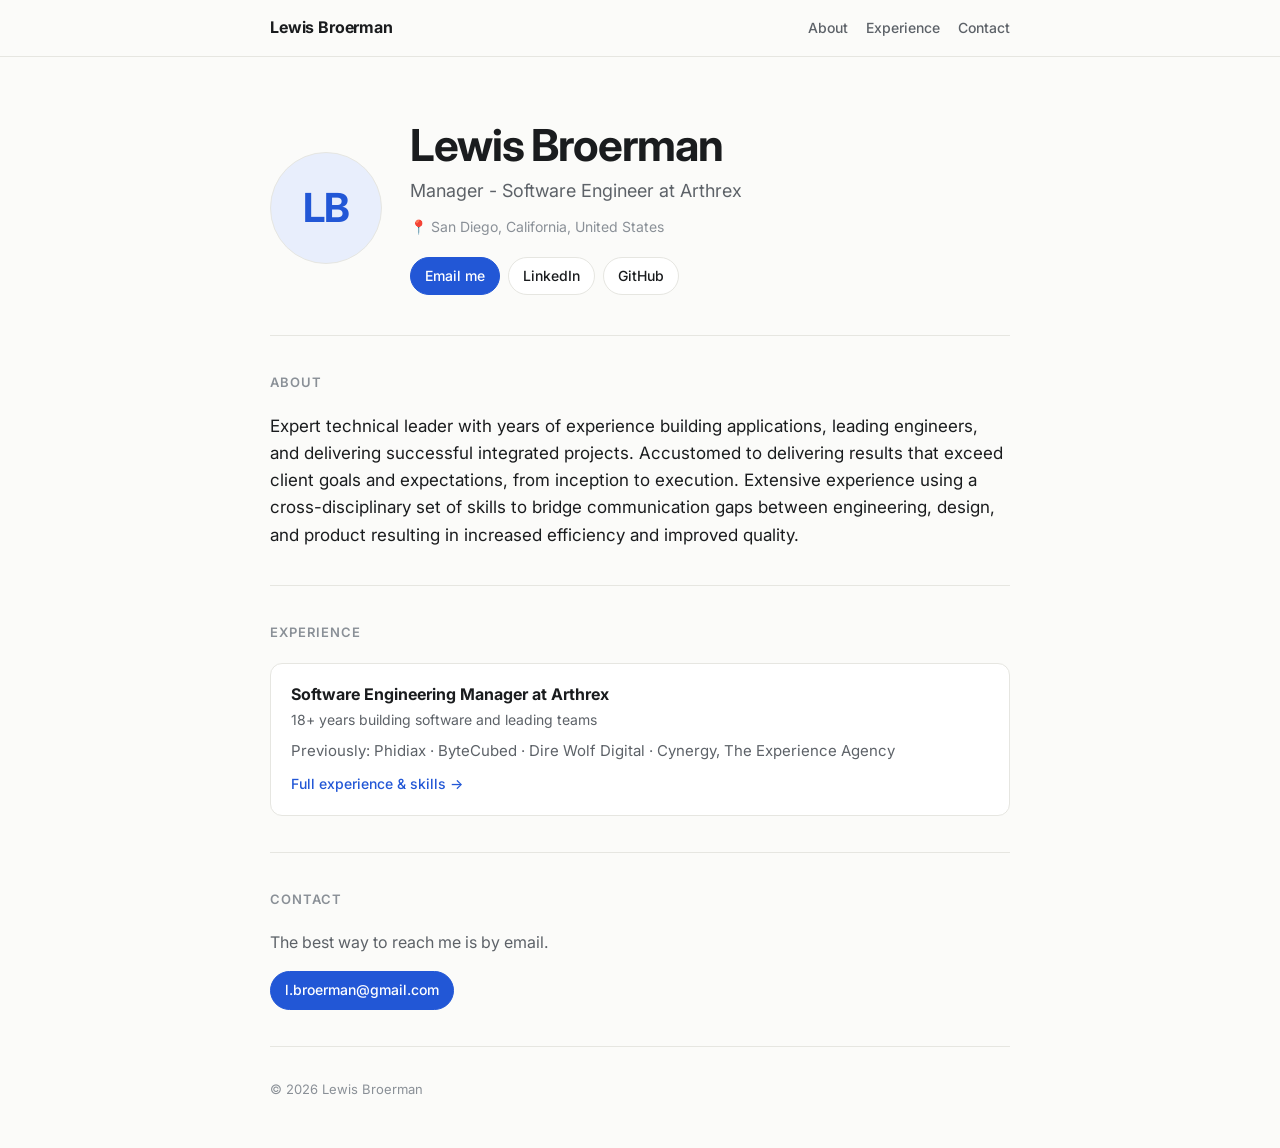
<file: site/index.html>
<!doctype html>
<html lang="en">
<head>
  <meta charset="utf-8">
  <meta name="viewport" content="width=device-width, initial-scale=1">
  <title>Lewis Broerman — Software Engineering Manager</title>
  <meta name="description" content="Lewis Broerman: software engineering manager in San Diego. Experience, projects and contact details.">
  <meta property="og:type" content="website">
  <meta property="og:url" content="https://lewisb.io/">
  <meta property="og:title" content="Lewis Broerman — Software Engineering Manager">
  <meta property="og:description" content="Lewis Broerman: software engineering manager in San Diego. Experience, projects and contact details.">
  <meta name="twitter:card" content="summary">
  <link rel="canonical" href="https://lewisb.io/">
  <link rel="icon" href="favicon.svg" type="image/svg+xml">
  <link rel="preconnect" href="https://fonts.googleapis.com">
  <link rel="preconnect" href="https://fonts.gstatic.com" crossorigin>
  <link href="https://fonts.googleapis.com/css2?family=Inter:wght@400;500;600;700&display=swap" rel="stylesheet">
  <link rel="stylesheet" href="styles.css">
  <script src="app.js" defer></script>
</head>
<body data-page="home">
  <header class="topbar">
    <div class="wrap topbar-inner">
      <a class="brand" href="#top" id="brand"></a>
      <nav id="nav" aria-label="Sections"></nav>
    </div>
  </header>

  <main id="top" class="wrap">
    <section class="hero" id="hero" aria-busy="true">
      <div class="avatar skeleton"></div>
      <div class="hero-text">
        <div class="skeleton line w60"></div>
        <div class="skeleton line w80"></div>
      </div>
    </section>
    <div id="sections"></div>
    <noscript><p>This site needs JavaScript to show its content.</p></noscript>
  </main>

  <footer class="wrap"><div class="footer" id="footer"></div></footer>
</body>
</html>
</file>
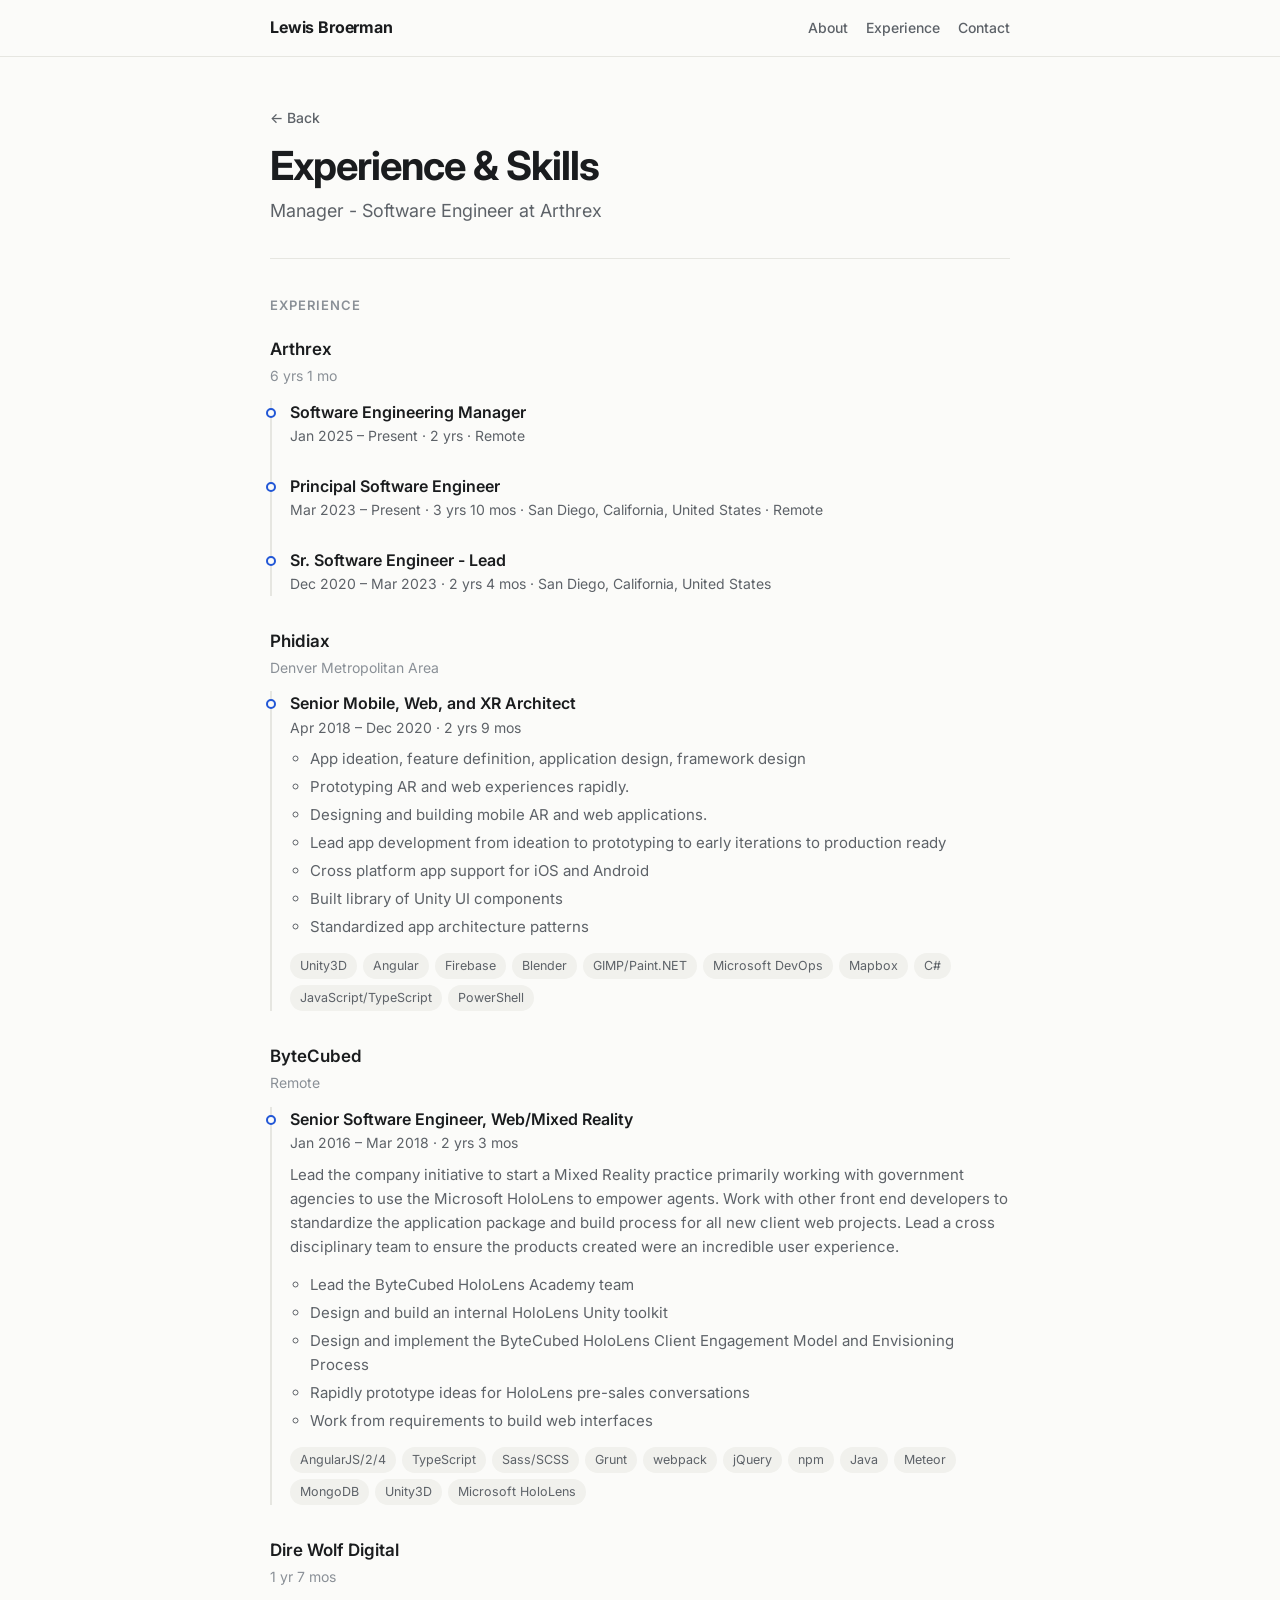
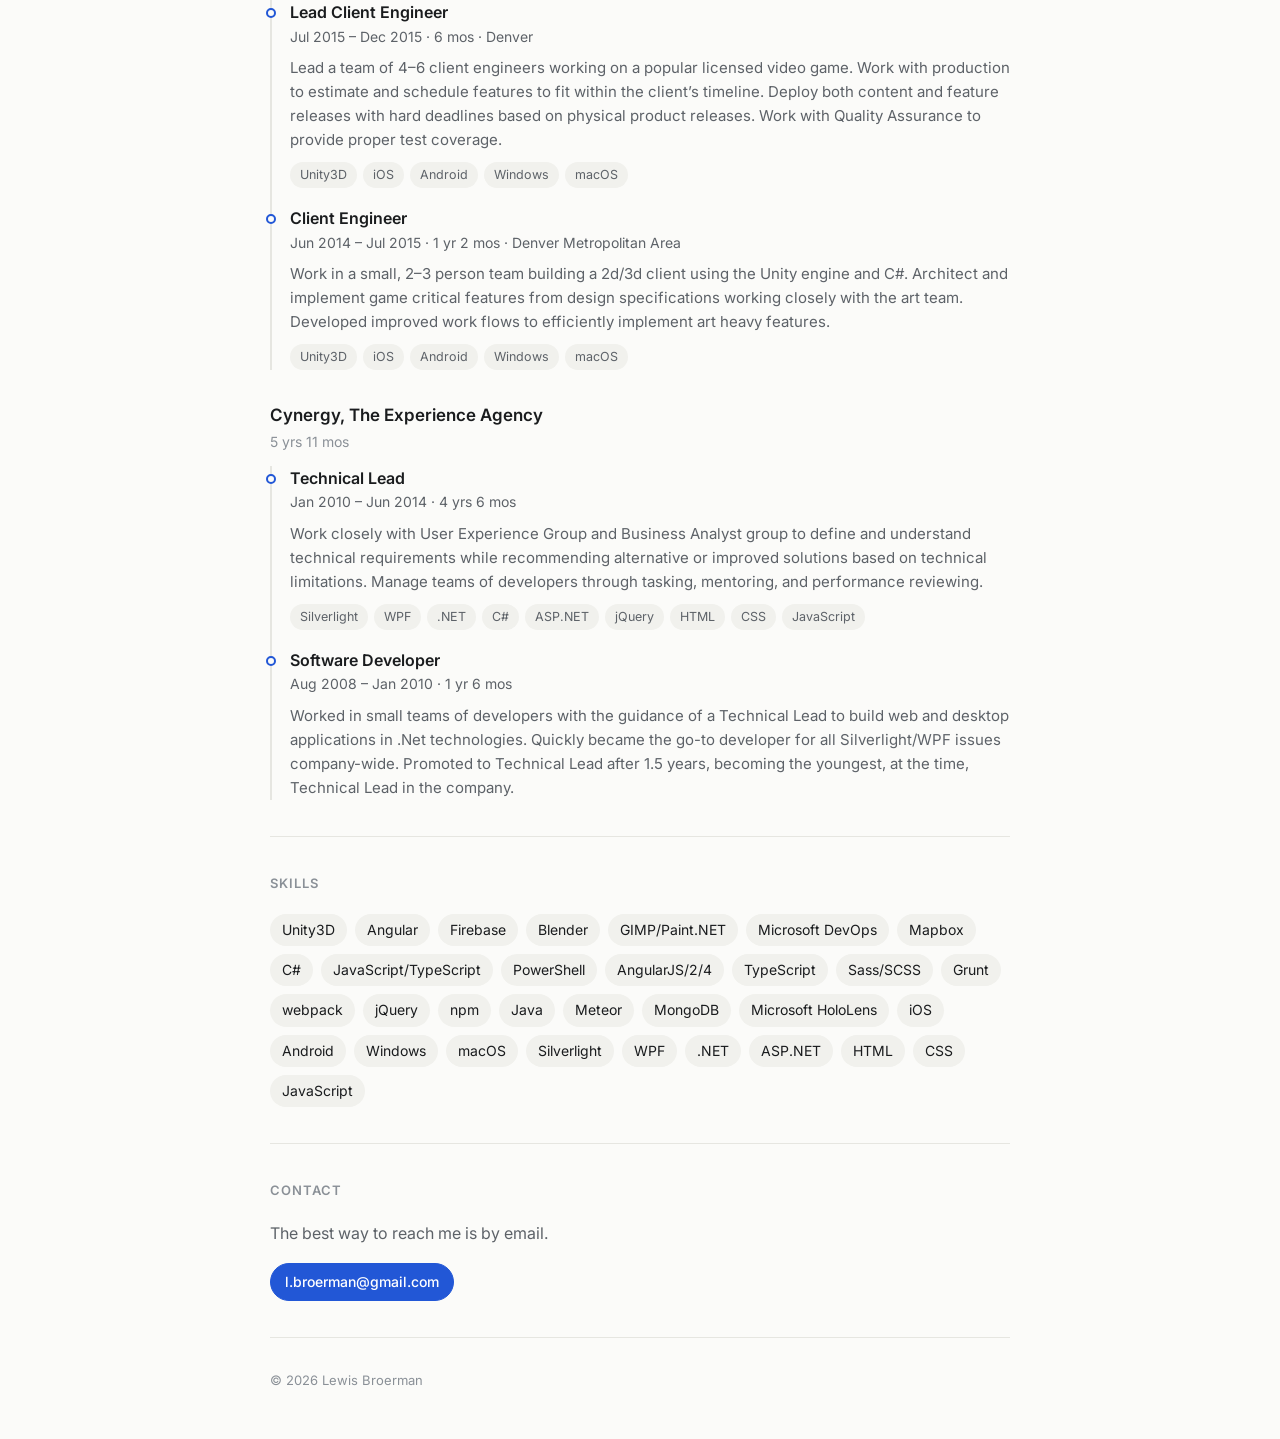
<file: site/experience/index.html>
<!doctype html>
<html lang="en">
<head>
  <meta charset="utf-8">
  <meta name="viewport" content="width=device-width, initial-scale=1">
  <title>Experience &amp; Skills — Lewis Broerman</title>
  <meta name="description" content="Lewis Broerman: software engineering manager in San Diego. Full work history and skills.">
  <meta property="og:type" content="website">
  <meta property="og:url" content="https://lewisb.io/experience/">
  <meta property="og:title" content="Experience &amp; Skills — Lewis Broerman">
  <meta property="og:description" content="Lewis Broerman: software engineering manager in San Diego. Full work history and skills.">
  <meta name="twitter:card" content="summary">
  <link rel="canonical" href="https://lewisb.io/experience/">
  <link rel="icon" href="../favicon.svg" type="image/svg+xml">
  <link rel="preconnect" href="https://fonts.googleapis.com">
  <link rel="preconnect" href="https://fonts.gstatic.com" crossorigin>
  <link href="https://fonts.googleapis.com/css2?family=Inter:wght@400;500;600;700&display=swap" rel="stylesheet">
  <link rel="stylesheet" href="../styles.css">
  <script src="../app.js" defer></script>
</head>
<body data-page="experience" data-root="../">
  <header class="topbar">
    <div class="wrap topbar-inner">
      <a class="brand" href="#top" id="brand"></a>
      <nav id="nav" aria-label="Sections"></nav>
    </div>
  </header>

  <main id="top" class="wrap">
    <section class="hero" id="hero" aria-busy="true">
      <div class="avatar skeleton"></div>
      <div class="hero-text">
        <div class="skeleton line w60"></div>
        <div class="skeleton line w80"></div>
      </div>
    </section>
    <div id="sections"></div>
    <noscript><p>This site needs JavaScript to show its content.</p></noscript>
  </main>

  <footer class="wrap"><div class="footer" id="footer"></div></footer>
</body>
</html>
</file>
<file: site/styles.css>
:root {
  --bg: #fbfbf9;
  --surface: #ffffff;
  --text: #1a1c1e;
  --muted: #5d6268;
  --faint: #8a9097;
  --line: #e6e6e1;
  --accent: #2257d6;
  --accent-soft: #e8eefc;
  --chip: #f1f1ed;
  --radius: 12px;
  --font: "Inter", system-ui, -apple-system, "Segoe UI", Roboto, sans-serif;
  color-scheme: light;
}

@media (prefers-color-scheme: dark) {
  :root {
    --bg: #111315;
    --surface: #181b1e;
    --text: #e8eaed;
    --muted: #a2a8ae;
    --faint: #737a81;
    --line: #2a2e33;
    --accent: #7ea2ff;
    --accent-soft: #1e2840;
    --chip: #22262a;
    color-scheme: dark;
  }
}

*, *::before, *::after { box-sizing: border-box; }

html { scroll-behavior: smooth; scroll-padding-top: 72px; }

body {
  margin: 0;
  background: var(--bg);
  color: var(--text);
  font-family: var(--font);
  font-size: 16px;
  line-height: 1.6;
  -webkit-font-smoothing: antialiased;
}

a { color: var(--accent); text-decoration: none; }
a:hover { text-decoration: underline; }

.wrap { max-width: 780px; margin: 0 auto; padding: 0 20px; }

/* Top bar */
.topbar {
  position: sticky; top: 0; z-index: 10;
  background: color-mix(in srgb, var(--bg) 85%, transparent);
  backdrop-filter: saturate(160%) blur(10px);
  border-bottom: 1px solid var(--line);
}
.topbar-inner { display: flex; align-items: center; justify-content: space-between; height: 56px; gap: 16px; }
.brand { font-weight: 700; color: var(--text); letter-spacing: -0.01em; white-space: nowrap; }
.brand:hover { text-decoration: none; }
#nav { display: flex; gap: 18px; overflow-x: auto; scrollbar-width: none; }
#nav::-webkit-scrollbar { display: none; }
#nav a { color: var(--muted); font-size: 14px; font-weight: 500; white-space: nowrap; }
#nav a:hover { color: var(--text); text-decoration: none; }

/* Hero */
.hero { display: flex; gap: 28px; align-items: center; padding: 64px 0 40px; }
.avatar {
  flex: none; width: 112px; height: 112px; border-radius: 50%;
  background: var(--accent-soft); color: var(--accent);
  display: grid; place-items: center;
  font-size: 40px; font-weight: 700; letter-spacing: -0.02em;
  object-fit: cover; border: 1px solid var(--line);
}
.hero h1 { font-size: clamp(32px, 5vw, 44px); line-height: 1.1; margin: 0 0 8px; letter-spacing: -0.025em; }
.headline { font-size: 18px; color: var(--muted); margin: 0 0 10px; }
.location { font-size: 14px; color: var(--faint); margin: 0 0 18px; display: flex; align-items: center; gap: 6px; }
.links { display: flex; flex-wrap: wrap; gap: 8px; }
.btn {
  display: inline-flex; align-items: center; gap: 6px;
  padding: 7px 14px; border-radius: 999px; font-size: 14px; font-weight: 500;
  border: 1px solid var(--line); background: var(--surface); color: var(--text);
}
.btn:hover { border-color: var(--accent); color: var(--accent); text-decoration: none; }
.btn.primary { background: var(--accent); border-color: var(--accent); color: #fff; }
.btn.primary:hover { color: #fff; filter: brightness(1.08); }
@media (prefers-color-scheme: dark) { .btn.primary, .btn.primary:hover { color: #0d1220; } }

/* Subpage header */
.page-head { padding: 48px 0 32px; }
.page-head .back { display: inline-block; font-size: 14px; font-weight: 500; color: var(--muted); margin-bottom: 14px; }
.page-head .back:hover { color: var(--accent); text-decoration: none; }
.page-head h1 { font-size: clamp(30px, 4.5vw, 40px); line-height: 1.15; margin: 0 0 8px; letter-spacing: -0.025em; }
.page-head .headline { margin: 0; }

/* Sections */
.section { padding: 36px 0; border-top: 1px solid var(--line); }
.section h2 {
  font-size: 13px; font-weight: 600; text-transform: uppercase; letter-spacing: 0.08em;
  color: var(--faint); margin: 0 0 20px;
}
.prose p { margin: 0 0 14px; }
.prose p:last-child { margin-bottom: 0; }
.prose ul { margin: 0 0 14px; padding-left: 20px; }
.prose li { margin-bottom: 4px; }
.about { font-size: 17px; }

/* Experience */
.company { margin-bottom: 32px; }
.company:last-child { margin-bottom: 0; }
.company-name { font-size: 17px; font-weight: 600; margin: 0 0 2px; }
.company-meta { font-size: 14px; color: var(--faint); margin: 0 0 12px; }
.roles { list-style: none; margin: 0; padding: 0 0 0 18px; border-left: 2px solid var(--line); }
.role { position: relative; padding-bottom: 18px; }
.role:last-child { padding-bottom: 0; }
.role::before {
  content: ""; position: absolute; left: -24px; top: 8px;
  width: 10px; height: 10px; border-radius: 50%;
  background: var(--bg); border: 2px solid var(--accent);
}
.role-title { font-weight: 600; margin: 0; }
.role-dates { font-size: 14px; color: var(--muted); margin: 0 0 8px; }
.role .prose { color: var(--muted); font-size: 15px; }

/* Cards (projects, education, certs) */
.cards { display: grid; gap: 14px; }
.cards.two { grid-template-columns: repeat(auto-fill, minmax(320px, 1fr)); }
.card {
  background: var(--surface); border: 1px solid var(--line); border-radius: var(--radius);
  padding: 18px 20px;
}
a.card { display: block; color: inherit; transition: border-color .15s, transform .15s; }
a.card:hover { border-color: var(--accent); text-decoration: none; transform: translateY(-1px); }
.card h3 { font-size: 16px; margin: 0 0 2px; }
.card .meta { font-size: 14px; color: var(--muted); margin: 0 0 8px; }
.card .meta:last-child { margin-bottom: 0; }
.card .prose { font-size: 15px; color: var(--muted); }
.card .arrow { color: var(--accent); font-size: 14px; font-weight: 500; margin-top: 10px; display: inline-block; }

/* Skills */
.chips { display: flex; flex-wrap: wrap; gap: 8px; list-style: none; margin: 0; padding: 0; }
.chip { background: var(--chip); border-radius: 999px; padding: 5px 12px; font-size: 14px; }
.chips.tech { gap: 6px; margin-top: 10px; }
.chips.tech .chip { font-size: 12.5px; padding: 3px 10px; color: var(--muted); }
.chip small { color: var(--faint); margin-left: 4px; }

/* Contact */
.contact p { margin: 0 0 16px; color: var(--muted); }

/* Footer */
.footer { padding: 32px 0 48px; color: var(--faint); font-size: 13px; border-top: 1px solid var(--line); }

/* Loading skeleton */
.skeleton { background: var(--chip); border-radius: 8px; animation: pulse 1.4s ease-in-out infinite; }
.skeleton.line { height: 18px; margin: 10px 0; }
.w60 { width: 60%; } .w80 { width: 80%; }
.hero-text { flex: 1; }
@keyframes pulse { 50% { opacity: .5; } }

.error { padding: 40px 0; color: var(--muted); }

@media (max-width: 600px) {
  .hero { flex-direction: column; align-items: flex-start; gap: 20px; padding: 40px 0 28px; }
  .avatar { width: 88px; height: 88px; font-size: 32px; }
  .cards.two { grid-template-columns: 1fr; }
  #nav { gap: 14px; }
}

@media print {
  .topbar, .links { display: none; }
  body { background: #fff; color: #000; }
  .section { break-inside: avoid-page; }
}
</file>
